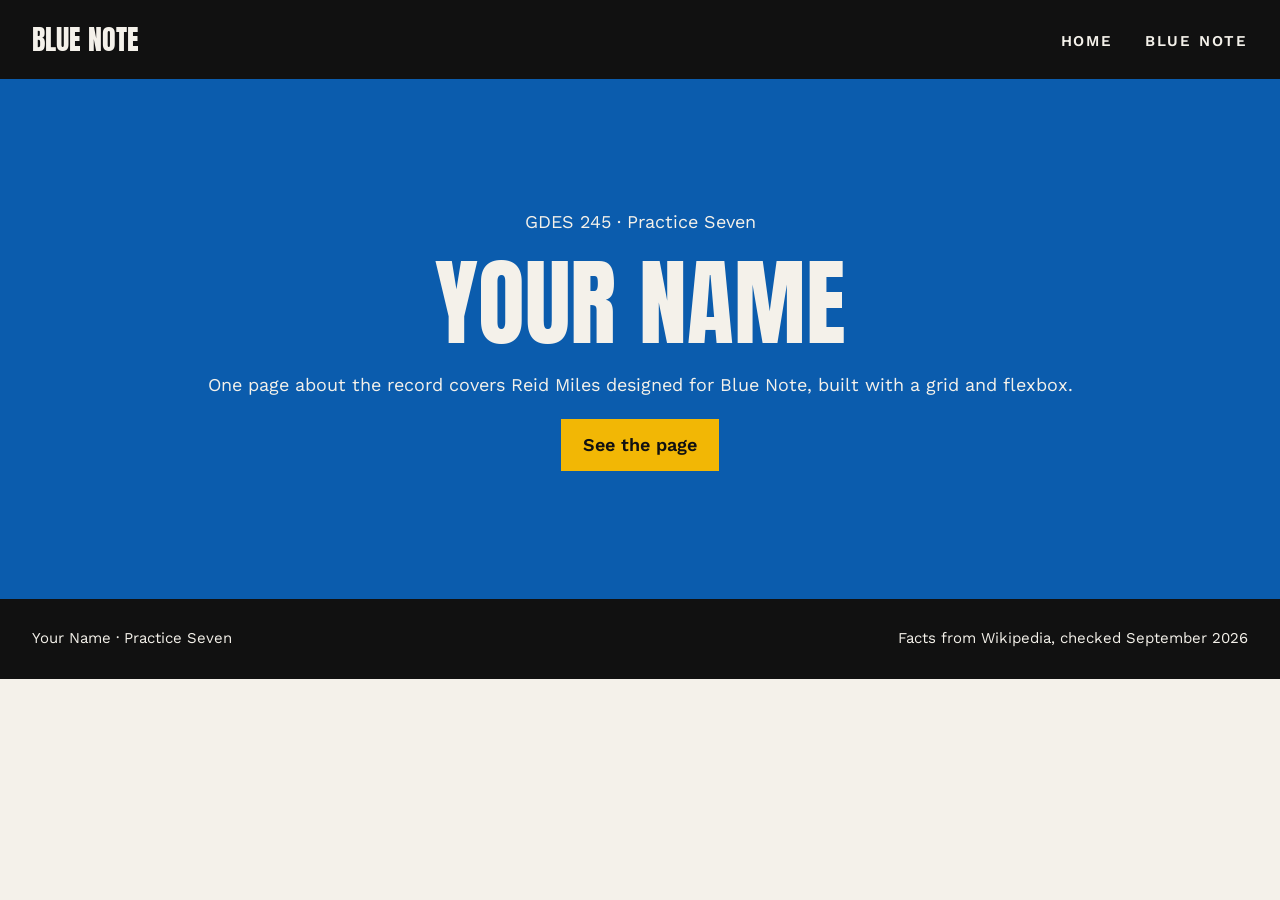
<file: index.html>
<!DOCTYPE html>
<html lang="en">
<head>
  <meta charset="UTF-8">
  <meta name="viewport" content="width=device-width, initial-scale=1.0">
  <title>Your Name, Web 1</title>

  <link rel="preconnect" href="https://fonts.googleapis.com">
  <link rel="preconnect" href="https://fonts.gstatic.com" crossorigin>
  <link href="https://fonts.googleapis.com/css2?family=Anton&family=Work+Sans:wght@400;600&display=swap" rel="stylesheet">

  <link rel="stylesheet" href="css/styles.css">
</head>
<body>

<header class="site-header">
  <a class="logo" href="index.html">Blue Note</a>
  <nav>
    <ul>
      <li><a href="index.html">Home</a></li>
      <li><a href="pages/blue-note.html">Blue Note</a></li>
    </ul>
  </nav>
</header>

<section class="hero">
  <p>GDES 245 &middot; Practice Seven</p>
  <h1>Your Name</h1>
  <p>One page about the record covers Reid Miles
     designed for Blue Note, built with a grid and flexbox.</p>
  <a class="button" href="pages/blue-note.html">See the page</a>
</section>

<footer class="site-footer" id="sources">
  <p>Your Name &middot; Practice Seven</p>
  <p>Facts from Wikipedia, checked September 2026</p>
</footer>

</body>
</html>
</file>
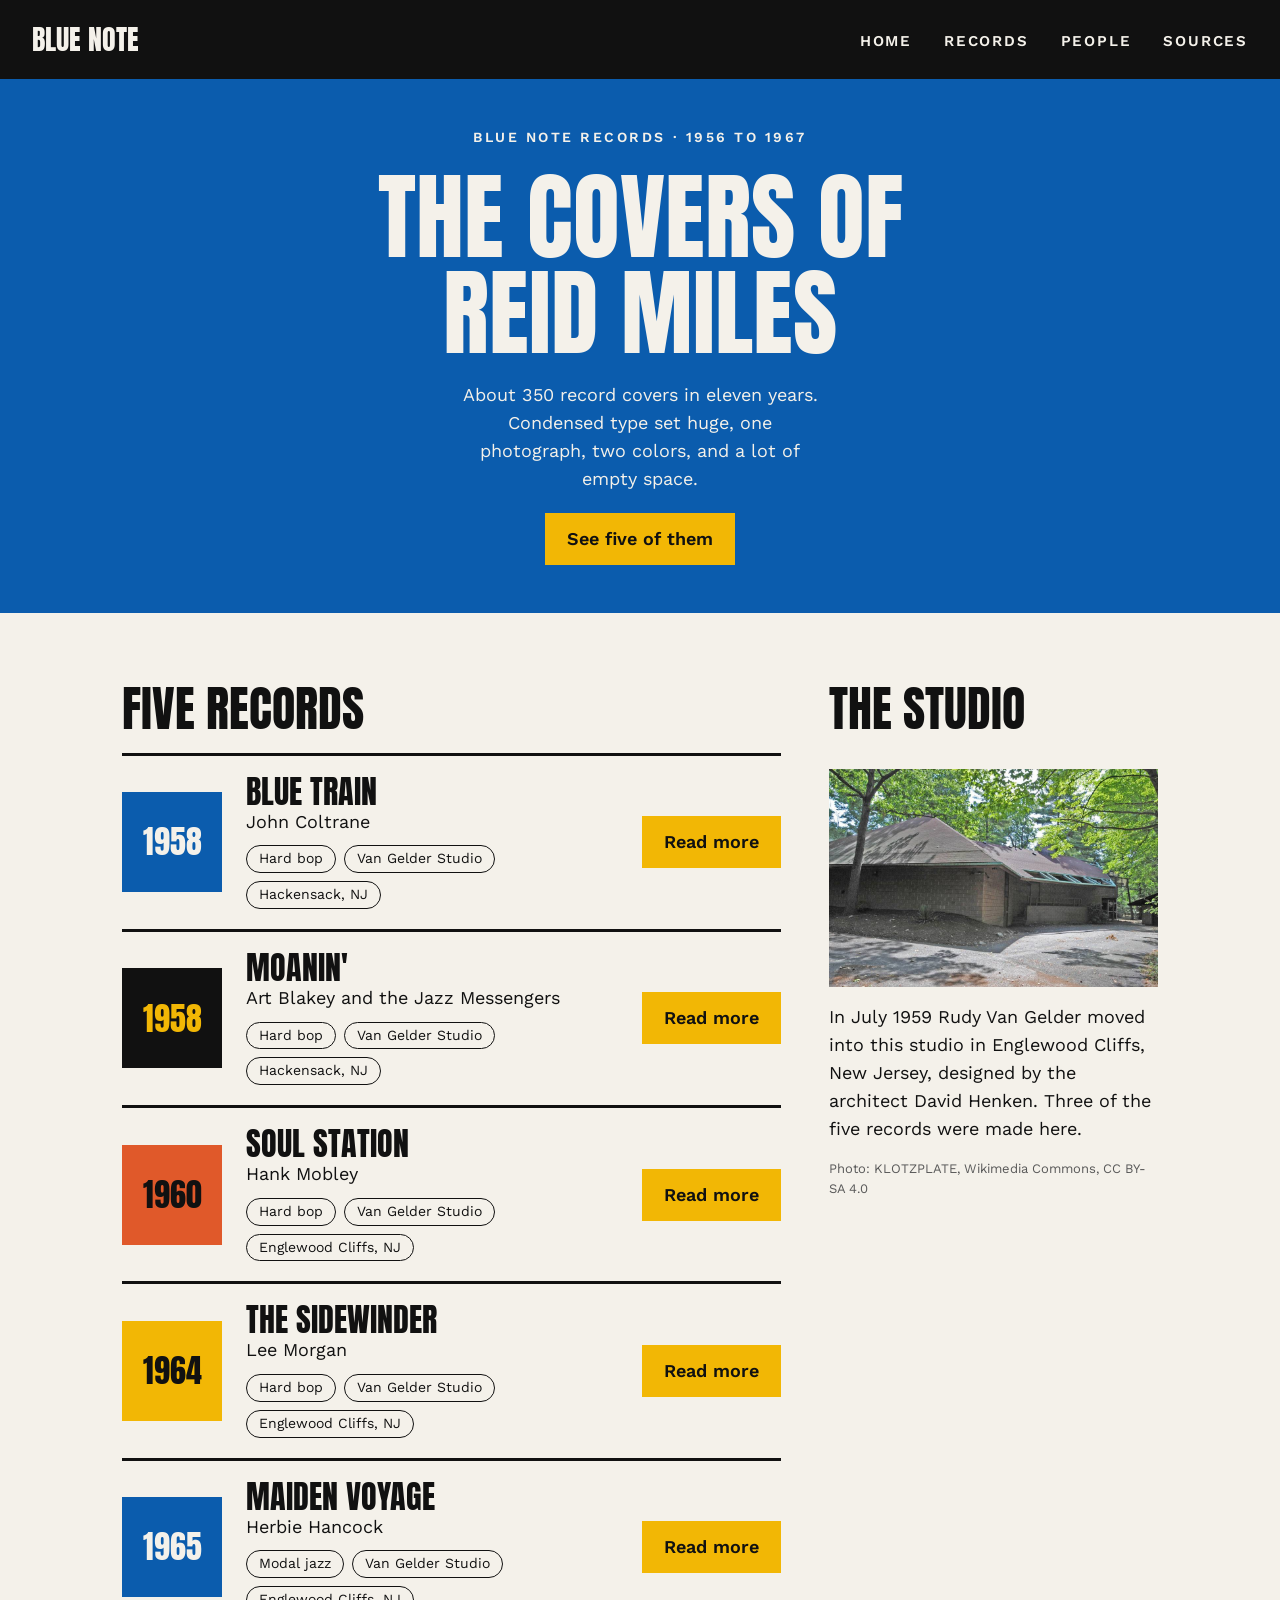
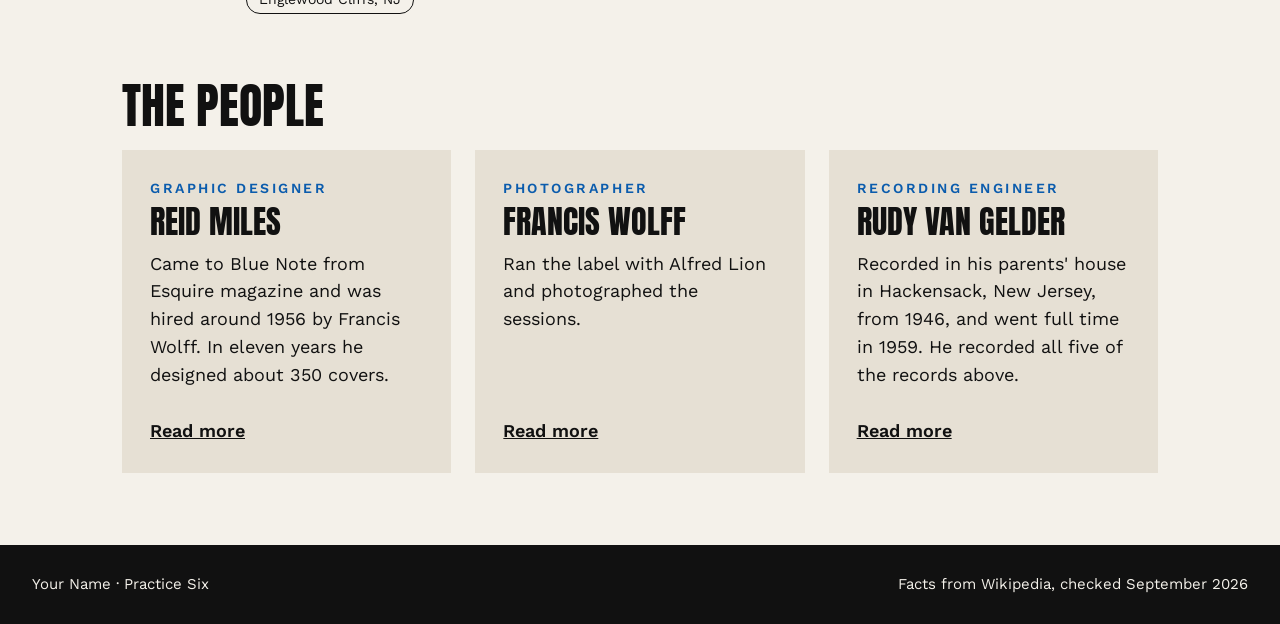
<file: pages/blue-note.html>
<!DOCTYPE html>
<html lang="en">
<head>
  <meta charset="UTF-8">
  <meta name="viewport" content="width=device-width, initial-scale=1.0">
  <title>Blue Note, the covers of Reid Miles</title>

  <link rel="preconnect" href="https://fonts.googleapis.com">
  <link rel="preconnect" href="https://fonts.gstatic.com" crossorigin>
  <link href="https://fonts.googleapis.com/css2?family=Anton&family=Work+Sans:wght@400;600&display=swap" rel="stylesheet">

  <link rel="stylesheet" href="../css/styles.css">
</head>
<body>

  <header class="site-header">
    <a class="logo" href="../index.html">Blue Note</a>
    <nav>
      <ul>
        <li><a href="../index.html">Home</a></li>
        <li><a href="#records">Records</a></li>
        <li><a href="#people">People</a></li>
        <li><a href="#sources">Sources</a></li>
      </ul>
    </nav>
  </header>

  <main>

    <section class="hero">
      <p class="eyebrow">Blue Note Records &middot; 1956 to 1967</p>
      <h1>The covers of Reid Miles</h1>
      <p class="lede">About 350 record covers in eleven years.
         Condensed type set huge, one photograph, two colors,
         and a lot of empty space.</p>
      <a class="button" href="#records">See five of them</a>
    </section>

    <div class="page">

      <section class="records" id="records">
        <h2>Five records</h2>

        <article class="album">
          <div class="swatch blue">1958</div>
          <div class="info">
            <h3>Blue Train</h3>
            <p>John Coltrane</p>
            <ul class="tags">
              <li>Hard bop</li>
              <li>Van Gelder Studio</li>
              <li>Hackensack, NJ</li>
            </ul>
          </div>
          <a class="button" href="https://en.wikipedia.org/wiki/Blue_Train_(album)">Read more</a>
        </article>

        <article class="album">
          <div class="swatch ink">1958</div>
          <div class="info">
            <h3>Moanin'</h3>
            <p>Art Blakey and the Jazz Messengers</p>
            <ul class="tags">
              <li>Hard bop</li>
              <li>Van Gelder Studio</li>
              <li>Hackensack, NJ</li>
            </ul>
          </div>
          <a class="button" href="https://en.wikipedia.org/wiki/Moanin%27">Read more</a>
        </article>

        <article class="album">
          <div class="swatch orange">1960</div>
          <div class="info">
            <h3>Soul Station</h3>
            <p>Hank Mobley</p>
            <ul class="tags">
              <li>Hard bop</li>
              <li>Van Gelder Studio</li>
              <li>Englewood Cliffs, NJ</li>
            </ul>
          </div>
          <a class="button" href="https://en.wikipedia.org/wiki/Soul_Station">Read more</a>
        </article>

        <article class="album">
          <div class="swatch yellow">1964</div>
          <div class="info">
            <h3>The Sidewinder</h3>
            <p>Lee Morgan</p>
            <ul class="tags">
              <li>Hard bop</li>
              <li>Van Gelder Studio</li>
              <li>Englewood Cliffs, NJ</li>
            </ul>
          </div>
          <a class="button" href="https://en.wikipedia.org/wiki/The_Sidewinder">Read more</a>
        </article>

        <article class="album">
          <div class="swatch blue">1965</div>
          <div class="info">
            <h3>Maiden Voyage</h3>
            <p>Herbie Hancock</p>
            <ul class="tags">
              <li>Modal jazz</li>
              <li>Van Gelder Studio</li>
              <li>Englewood Cliffs, NJ</li>
            </ul>
          </div>
          <a class="button" href="https://en.wikipedia.org/wiki/Maiden_Voyage_(Herbie_Hancock_album)">Read more</a>
        </article>

      </section>

      <aside class="studio">
        <h2>The studio</h2>
        <img src="../images/van-gelder-studio.jpg" width="1000" height="664"
             alt="The low brick Van Gelder Studio under tall trees in Englewood Cliffs, New Jersey">
        <p>In July 1959 Rudy Van Gelder moved into this studio in
           Englewood Cliffs, New Jersey, designed by the architect
           David Henken. Three of the five records were made here.</p>
        <p class="credit">Photo: KLOTZPLATE, Wikimedia Commons, CC BY-SA 4.0</p>
      </aside>

      <section class="people" id="people">
        <h2>The people</h2>
        <div class="cards">
          <article class="person">
            <div>
              <p class="role">Graphic designer</p>
              <h3>Reid Miles</h3>
              <p>Came to Blue Note from Esquire magazine and was hired around 1956 by Francis Wolff. In eleven years he designed about 350 covers.</p>
            </div>
            <a href="https://en.wikipedia.org/wiki/Reid_Miles">Read more</a>
          </article>

          <article class="person">
            <div>
              <p class="role">Photographer</p>
              <h3>Francis Wolff</h3>
              <p>Ran the label with Alfred Lion and photographed the sessions.</p>
            </div>
            <a href="https://en.wikipedia.org/wiki/Francis_Wolff">Read more</a>
          </article>

          <article class="person">
            <div>
              <p class="role">Recording engineer</p>
              <h3>Rudy Van Gelder</h3>
              <p>Recorded in his parents' house in Hackensack, New Jersey, from 1946, and went full time in 1959. He recorded all five of the records above.</p>
            </div>
            <a href="https://en.wikipedia.org/wiki/Rudy_Van_Gelder">Read more</a>
          </article>
        </div>
      </section>

    </div>

  </main>

  <footer class="site-footer" id="sources">
    <p>Your Name &middot; Practice Six</p>
    <p>Facts from Wikipedia, checked September 2026</p>
  </footer>

</body>
</html>
</file>
<file: css/styles.css>
/* My colors. Write these down, you type them a lot.
   ink     #111111
   paper   #F4F1EA
   bone    #E6E0D4
   blue    #0B5CAD
   orange  #E0592A
   yellow  #F2B705  */

* {
  box-sizing: border-box;
  margin: 0;
  padding: 0;
}

body {
  display: flex;
  flex-direction: column;
  min-height: 100vh;
  background: #F4F1EA;
  color: #111111;
  font-family: 'Work Sans', Helvetica, Arial, sans-serif;
  font-size: 18px;
  line-height: 1.55;
}

h1, h2, h3 {
  font-family: 'Anton', Impact, sans-serif;
  font-weight: 400;
  text-transform: uppercase;
  line-height: 1;
}

.site-header {
  display: flex;
  justify-content: space-between;
  align-items: center;
  padding: 18px 32px;
  background: #111111;
}

.logo {
  font-family: 'Anton', Impact, sans-serif;
  font-size: 28px;
  text-transform: uppercase;
  color: #F4F1EA;
  text-decoration: none;
}

.site-header ul {
  display: flex;
  gap: 32px;
  list-style: none;
}

.site-header ul a {
  color: #F4F1EA;
  text-decoration: none;
  font-size: 15px;
  font-weight: 600;
  letter-spacing: 0.12em;
  text-transform: uppercase;
}

.hero {
  display: flex;
  flex-direction: column;
  justify-content: center;
  align-items: center;
  gap: 20px;
  min-height: 520px;
  padding: 48px 32px;
  background: #0B5CAD;
  color: #F4F1EA;
  text-align: center;
}

.hero h1 {
  font-size: 96px;
  max-width: 12ch;
}

.eyebrow {
  font-size: 14px;
  font-weight: 600;
  letter-spacing: 0.18em;
  text-transform: uppercase;
}

.lede {
  max-width: 34ch;
}

.button {
  padding: 12px 22px;
  background: #F2B705;
  color: #111111;
  font-weight: 600;
  text-decoration: none;
}

.page {
  display: grid;
  grid-template: auto / 2fr 1fr;
  gap: 48px;
  max-width: 1100px;
  margin: 0 auto;
  padding: 72px 32px;
}

.page h2 {
  font-size: 48px;
  margin-bottom: 20px;
}

.people {
  grid-column: span 2;
}

.album {
  display: flex;
  align-items: center;
  gap: 24px;
  padding: 20px 0;
  border-top: 3px solid #111111;
}

.swatch {
  flex: 0 0 100px;
  height: 100px;
  display: flex;
  justify-content: center;
  align-items: center;
  font-family: 'Anton', Impact, sans-serif;
  font-size: 32px;
}

.blue   { background: #0B5CAD; color: #F4F1EA; }
.ink    { background: #111111; color: #F2B705; }
.orange { background: #E0592A; color: #111111; }
.yellow { background: #F2B705; color: #111111; }

.info {
  flex: 1;
}

.info h3 {
  font-size: 32px;
}

.tags {
  display: flex;
  flex-wrap: wrap;
  gap: 8px;
  list-style: none;
  margin-top: 10px;
}

.tags li {
  padding: 2px 12px;
  border: 1.5px solid #111111;
  border-radius: 999px;
  font-size: 14px;
}

.studio {
  display: flex;
  flex-direction: column;
  gap: 16px;
}

.studio img {
  width: 100%;
  height: auto;
}

.credit {
  font-size: 13px;
  color: #595959;
}

.cards {
  display: flex;
  gap: 24px;
}

.person {
  flex: 1;
  display: flex;
  flex-direction: column;
  justify-content: space-between;
  gap: 28px;
  padding: 28px;
  background: #E6E0D4;
}

.person h3 {
  font-size: 32px;
  margin-bottom: 12px;
}

.role {
  font-size: 14px;
  font-weight: 600;
  letter-spacing: 0.18em;
  text-transform: uppercase;
  color: #0B5CAD;
  margin-bottom: 6px;
}

.person a {
  color: #111111;
  font-weight: 600;
}

.site-footer {
  display: flex;
  justify-content: space-between;
  align-items: baseline;
  padding: 28px 32px;
  background: #111111;
  color: #F4F1EA;
  font-size: 15px;
}

main {
  flex: 1;
}
</file>
